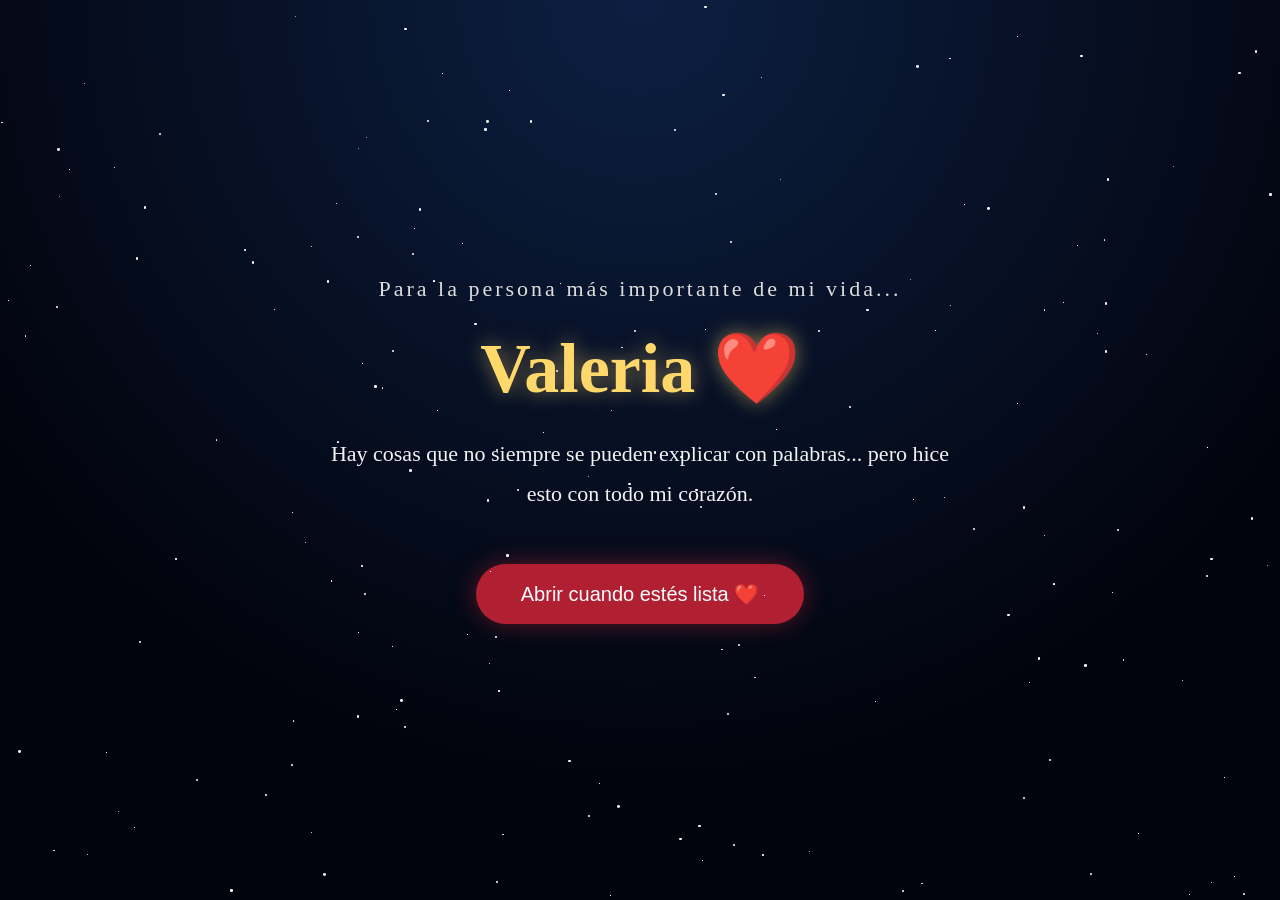
<file: index.html>
<!DOCTYPE html>
<html lang="es">

<head>

    <meta charset="UTF-8">
    <meta name="viewport" content="width=device-width, initial-scale=1.0">

    <title>Para Valeria ❤️</title>

    <link rel="stylesheet" href="style.css">

</head>

<body>

<div id="stars"></div>

<div class="contenido">

    <h3>Para la persona más importante de mi vida...</h3>

    <h1>Valeria ❤️</h1>

    <p>
        Hay cosas que no siempre se pueden explicar con palabras...
        pero hice esto con todo mi corazón.
    </p>

    <button onclick="window.location.href='escena2/escena2.html'">
    Abrir cuando estés lista ❤️
    </button>
</div>

<script src="script.js"></script>

</body>
</html>
</file>
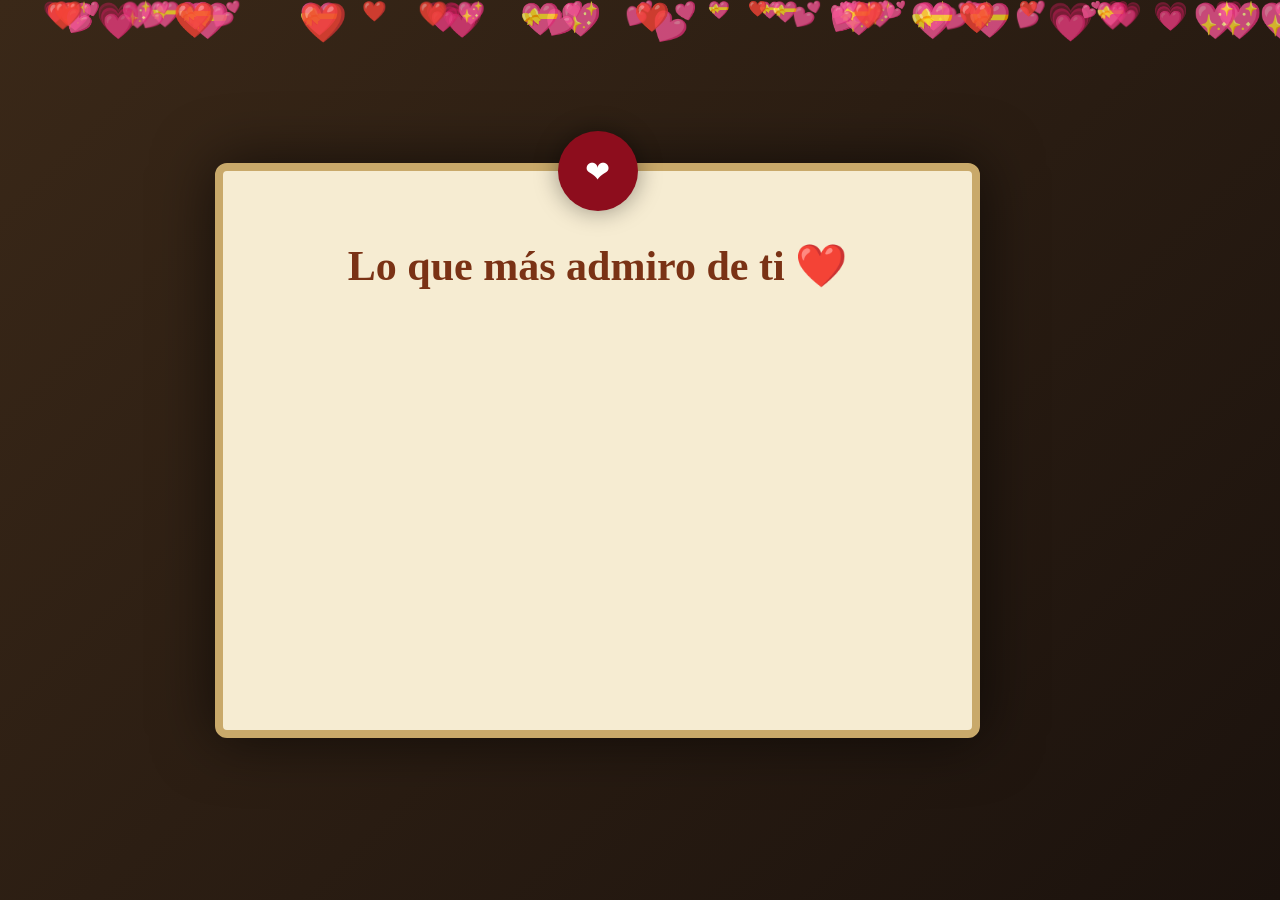
<file: escena10/escena10.html>
<!DOCTYPE html>
<html lang="es">

<head>

<meta charset="UTF-8">

<meta name="viewport" content="width=device-width, initial-scale=1.0">

<title>Lo que admiro de ti ❤️</title>

<link rel="stylesheet" href="escena10.css">

</head>

<body>

<div class="luces"></div>

<div class="contenedor">

<div class="pergamino">

<div class="sello"></div>

<h1>Lo que más admiro de ti ❤️</h1>

<div id="texto"></div>

<a href="../escena11/escena11.html" id="continuar">

Continuar ❤️

</a>

</div>

</div>

<script src="escena10.js"></script>

</body>

</html>
</file>
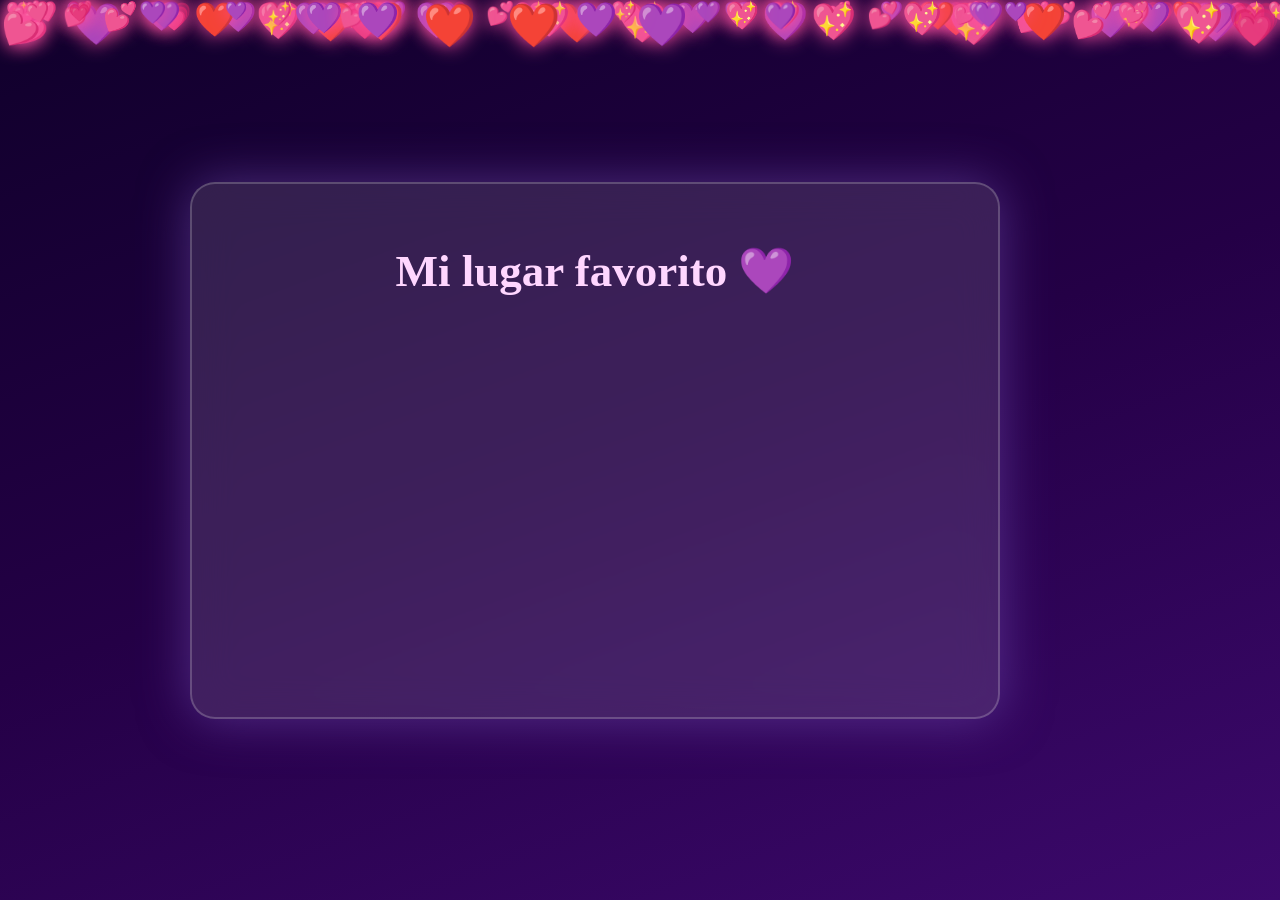
<file: escena11/escena11.html>
<!DOCTYPE html>
<html lang="es">

<head>

<meta charset="UTF-8">

<meta name="viewport" content="width=device-width, initial-scale=1.0">

<title>Mi lugar favorito ❤️</title>

<link rel="stylesheet" href="escena11.css">

</head>

<body>

<div id="corazones"></div>

<div class="contenedor">

<div class="carta">

<h1>Mi lugar favorito 💜</h1>

<div id="texto"></div>

<a href="../escena12/escena12.html" id="continuar">

La última carta ❤️

</a>

</div>

</div>

<script src="escena11.js"></script>

</body>

</html>
</file>
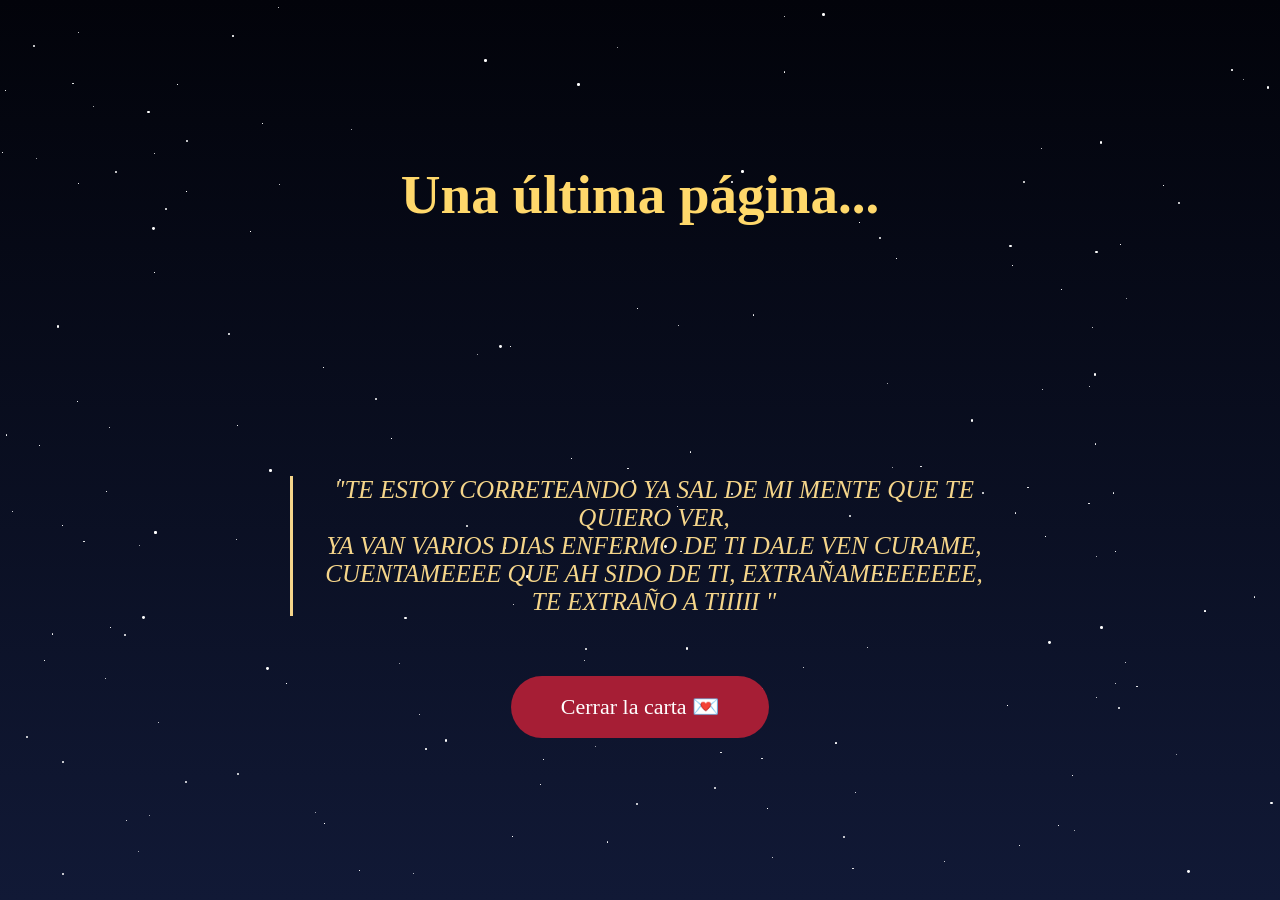
<file: escena12/escena12.html>
<!DOCTYPE html>
<html lang="es">

<head>

<meta charset="UTF-8">

<meta name="viewport" content="width=device-width, initial-scale=1.0">

<title>La ultima carta.. ❤️</title>

<link rel="stylesheet" href="escena12.css">

</head>


<body>


<div id="estrellas"></div>


<div class="contenido">


<h1>
Una última página... 
</h1>


<p id="texto"></p>



<div class="frase-boulevard">

"TE ESTOY CORRETEANDO YA SAL DE MI MENTE QUE TE QUIERO VER,
<br>
YA VAN VARIOS DIAS ENFERMO DE TI DALE VEN CURAME,
<br>

CUENTAMEEEE QUE AH SIDO DE TI,

EXTRAÑAMEEEEEEE,


TE EXTRAÑO A TIIIII  " 

</div>



<a href="../ESCENA13/Fin.html" class="boton">

Cerrar la carta 💌

</a>



</div>



<script src="escena12.js"></script>


</body>

</html>
</file>
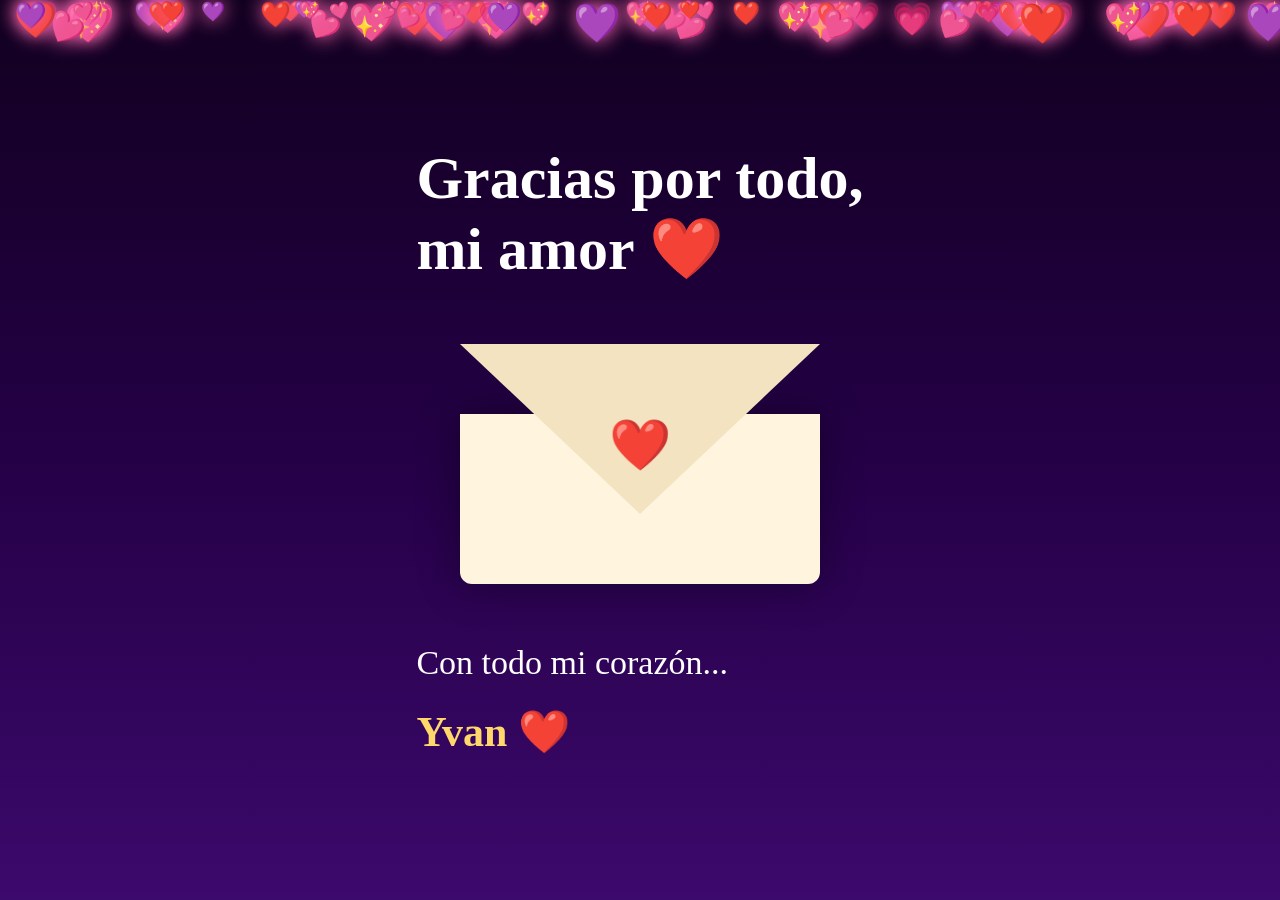
<file: ESCENA13/Fin.html>
<!DOCTYPE html>
<html lang="es">

<head>

    <meta charset="UTF-8">

    <meta name="viewport" content="width=device-width, initial-scale=1.0">

    <title>Gracias por todo ❤️</title>

    <link rel="stylesheet" href="escena13.css">

</head>

<body>

    <!-- Corazones -->
    <div id="corazones"></div>

    <!-- Contenido -->
    <div class="contenedor">

        <h1 id="titulo">
            Gracias por todo,
            <br>
            mi amor ❤️
        </h1>

        <!-- Sobre -->
        <div class="sobre">

            <div class="tapa"></div>

            <div class="cuerpo"></div>

            <div class="corazon">

                ❤️

            </div>

        </div>

        <p id="mensaje">

            Con todo mi corazón...

        </p>

        <h2 id="firma">

            Yvan ❤️

        </h2>

    </div>

    <script src="escena13.js"></script>

</body>

</html>
</file>
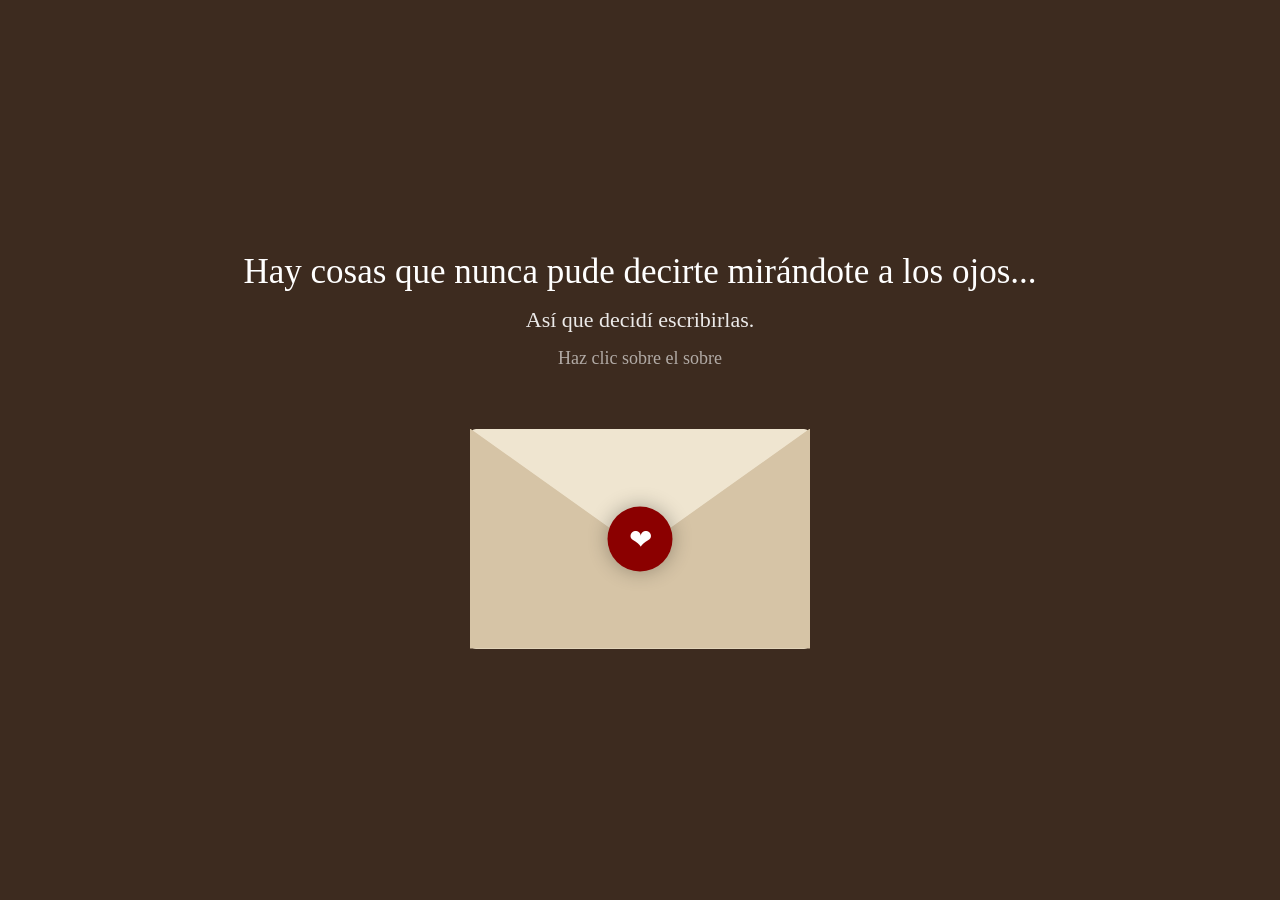
<file: escena2/escena2.html>
<!DOCTYPE html>
<html lang="es">

<head>

<meta charset="UTF-8">

<meta name="viewport" content="width=device-width, initial-scale=1.0">

<title>El sobre</title>

<link rel="stylesheet" href="escena2.css">

</head>

<body>

<div class="container">

<h2>

Hay cosas que nunca pude decirte mirándote a los ojos...

</h2>

<p>

Así que decidí escribirlas.

</p>

<span>

Haz clic sobre el sobre

</span>

<a href="../escena3/escena3.html" class="envelope">

    <div class="envelope" >

    <div class="cover"></div>

    <div class="letter"></div>

    <div class="seal">❤</div>

    </div>

</a>



</div>

<script src="escena2.js"></script>

</body>

</html>
</file>
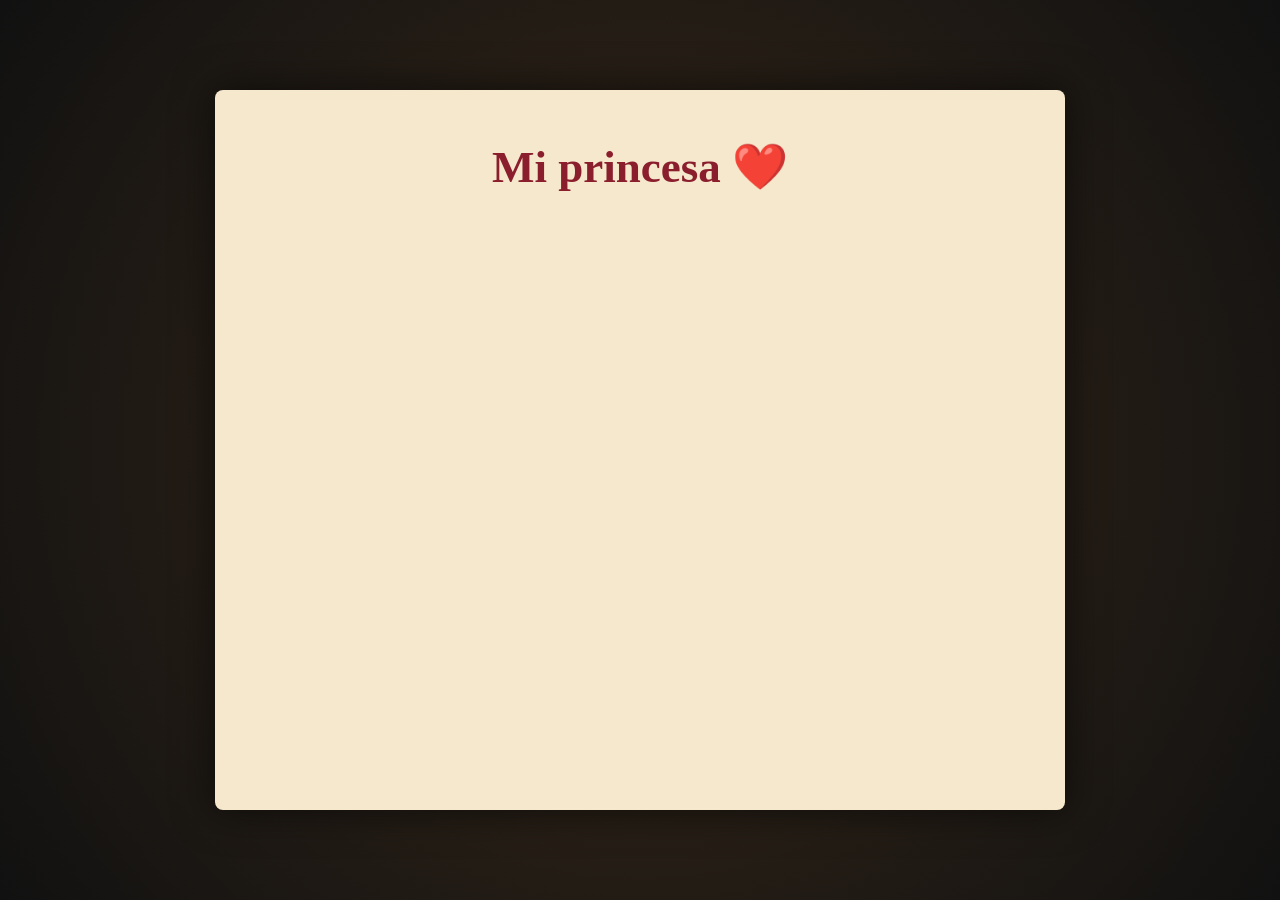
<file: escena3/escena3.html>
<!DOCTYPE html>
<html lang="es">

<head>

<meta charset="UTF-8">

<meta name="viewport" content="width=device-width, initial-scale=1.0">

<title>Una carta para ti ❤️</title>

<link rel="stylesheet" href="escena3.css">

</head>


<body>


<div class="fondo">

<div class="hoja">

<h1>Mi princesa ❤️</h1>


<div id="texto"></div>

<a id="continuar" href="../escena4/escena4.html">
    Quiero enseñarte algo más ❤️
</a>


</div>


</div>


<script src="escena3.js"></script>


</body>

</html>
</file>
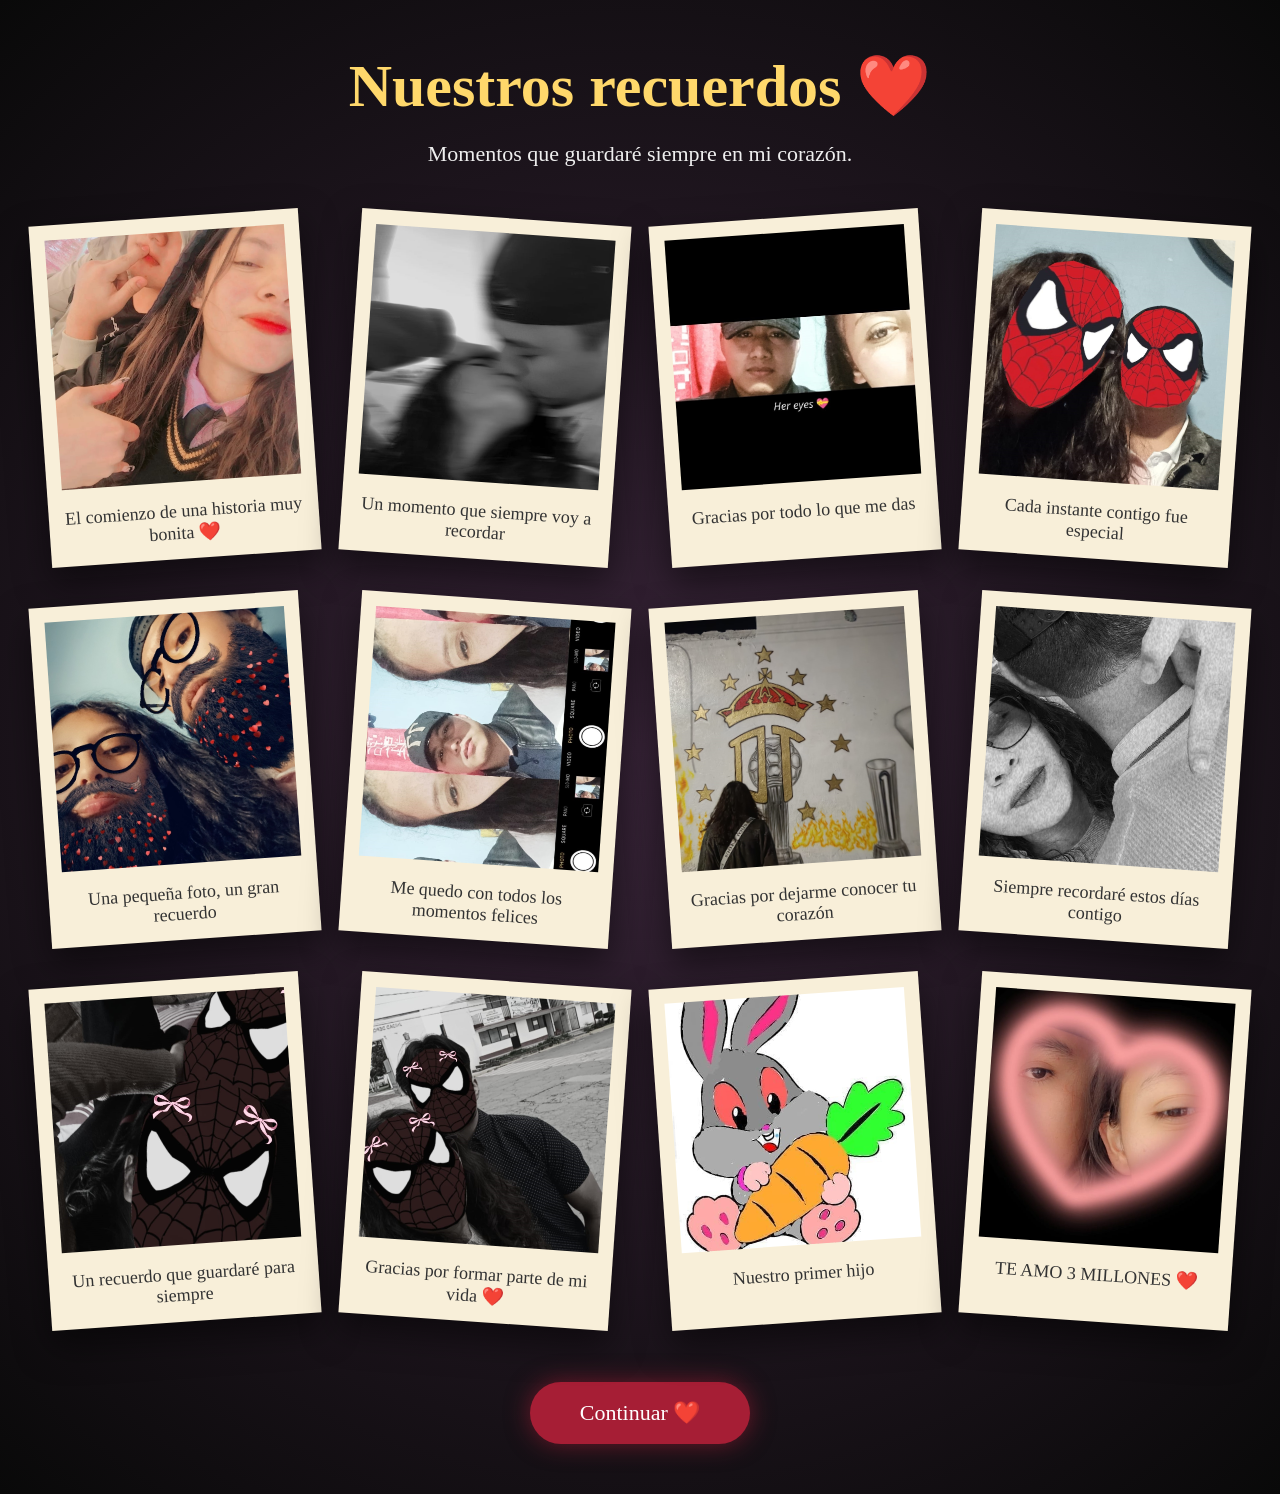
<file: escena4/escena4.html>
<!DOCTYPE html>
<html lang="es">

<head>

<meta charset="UTF-8">

<meta name="viewport" content="width=device-width, initial-scale=1.0">

<title>Nuestros recuerdos ❤️</title>

<link rel="stylesheet" href="escena4.css">

</head>


<body>


<div class="contenedor">


<h1>Nuestros recuerdos ❤️</h1>


<p class="descripcion">

Momentos que guardaré siempre en mi corazón.

</p>



<div class="galeria" id="galeria">

</div>



<a href="../escena5/escena5.html" class="boton">

Continuar ❤️

</a>



</div>



<script src="escena4.js"></script>


</body>

</html>
</file>
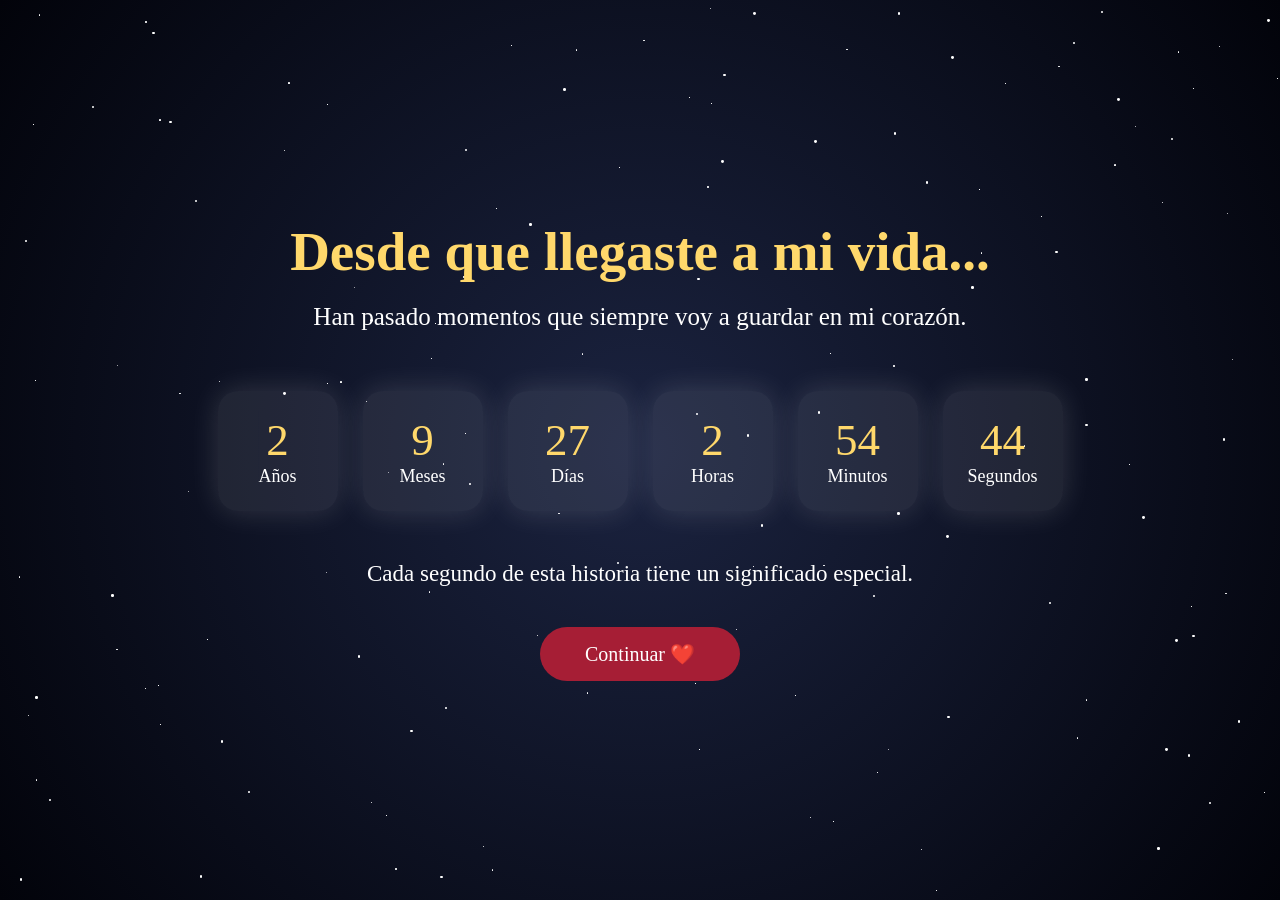
<file: escena5/escena5.html>
<!DOCTYPE html>
<html lang="es">

<head>

<meta charset="UTF-8">

<meta name="viewport" content="width=device-width, initial-scale=1.0">

<title>Nuestro tiempo ❤️</title>

<link rel="stylesheet" href="escena5.css">

</head>


<body>


<div id="estrellas"></div>



<div class="contenido">


<h1>
Desde que llegaste a mi vida...
</h1>


<p class="frase">

Han pasado momentos que siempre voy a guardar en mi corazón.

</p>



<div class="reloj">


<div>
<span id="años">0</span>
<small>Años</small>
</div>


<div>
<span id="meses">0</span>
<small>Meses</small>
</div>


<div>
<span id="dias">0</span>
<small>Días</small>
</div>


<div>
<span id="horas">0</span>
<small>Horas</small>
</div>


<div>
<span id="minutos">0</span>
<small>Minutos</small>
</div>


<div>
<span id="segundos">0</span>
<small>Segundos</small>
</div>


</div>



<p class="mensaje">

Cada segundo de esta historia tiene un significado especial.

</p>



<a href="../escena6/escena6.html" class="boton">

Continuar ❤️

</a>



</div>



<script src="escena5.js"></script>


</body>

</html>
</file>
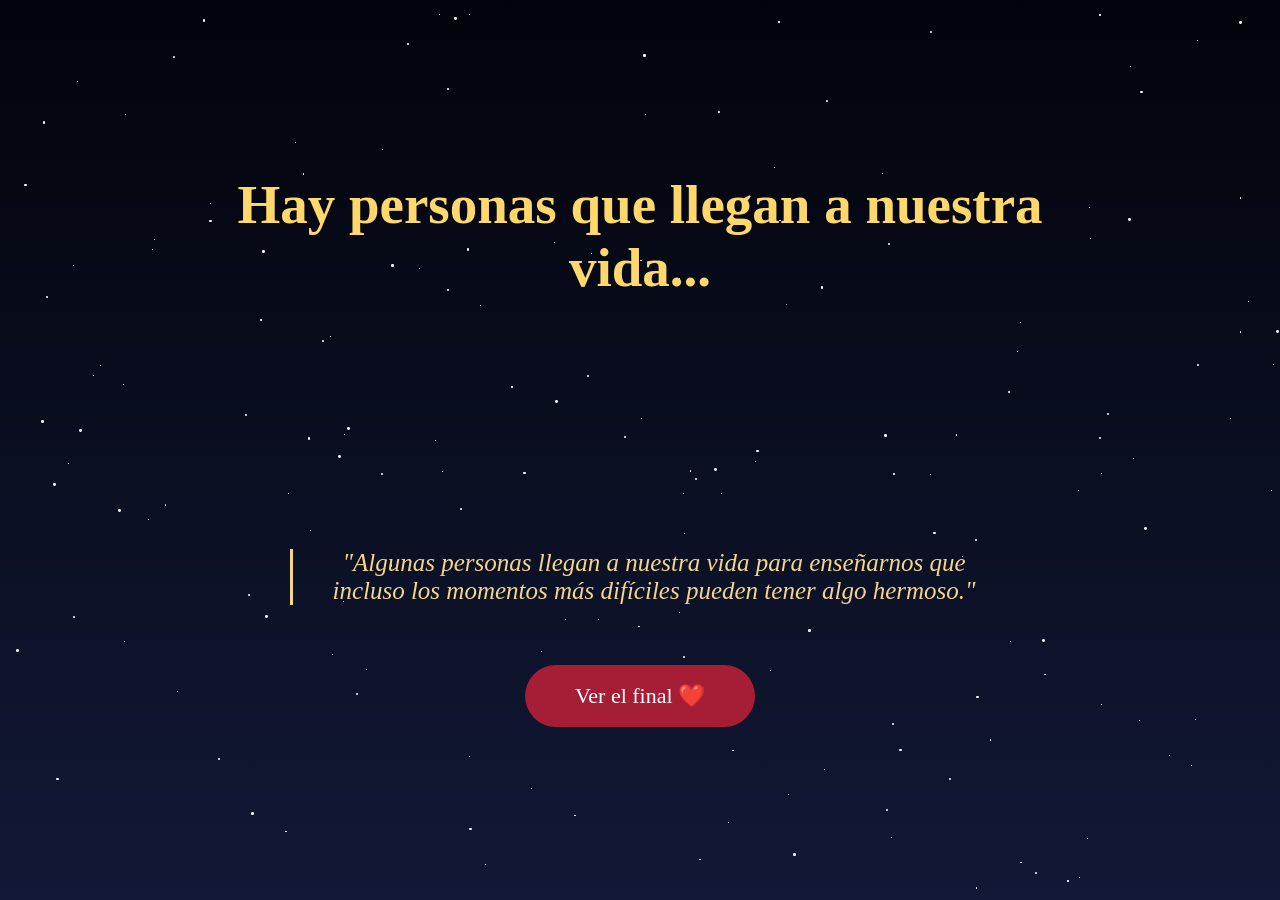
<file: escena6/escena6.html>
<!DOCTYPE html>
<html lang="es">

<head>

<meta charset="UTF-8">

<meta name="viewport" content="width=device-width, initial-scale=1.0">

<title>Una última reflexión ❤️</title>

<link rel="stylesheet" href="escena6.css">

</head>


<body>


<div id="estrellas"></div>


<div class="contenido">


<h1>
Hay personas que llegan a nuestra vida...
</h1>


<p id="texto"></p>



<div class="frase-boulevard">

"Algunas personas llegan a nuestra vida
para enseñarnos que incluso los momentos más difíciles
pueden tener algo hermoso."

</div>



<a href="../escena7/escena7.html" class="boton">

Ver el final ❤️

</a>



</div>



<script src="escena6.js"></script>


</body>

</html>
</file>
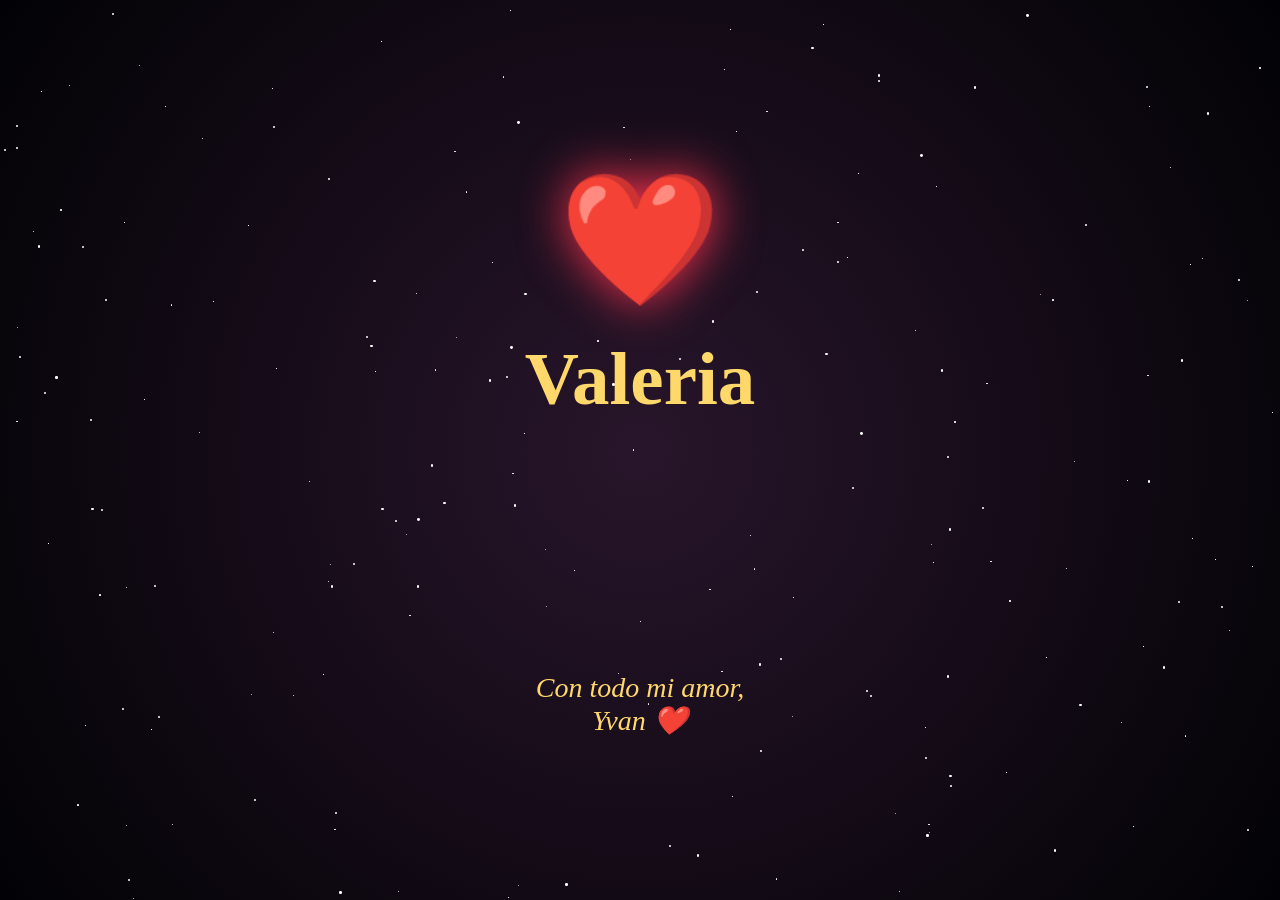
<file: escena7/escena7.html>
<!DOCTYPE html>
<html lang="es">

<head>

<meta charset="UTF-8">

<meta name="viewport" content="width=device-width, initial-scale=1.0">

<title>Para Valeria ❤️</title>

<link rel="stylesheet" href="escena7.css">

</head>


<body>


<div id="estrellas"></div>



<div class="contenido">


<div class="corazon">

❤️

</div>



<h1>
Valeria
</h1>



<p id="mensaje"></p>



<div class="firma">

Con todo mi amor,

<br>

Yvan ❤️

</div>

<a id="continuar" href="../escena8/escena8.html">

    Todavía hay algo más para ti... ❤️

</a>



</div>



<script src="escena7.js"></script>


</body>

</html>
</file>
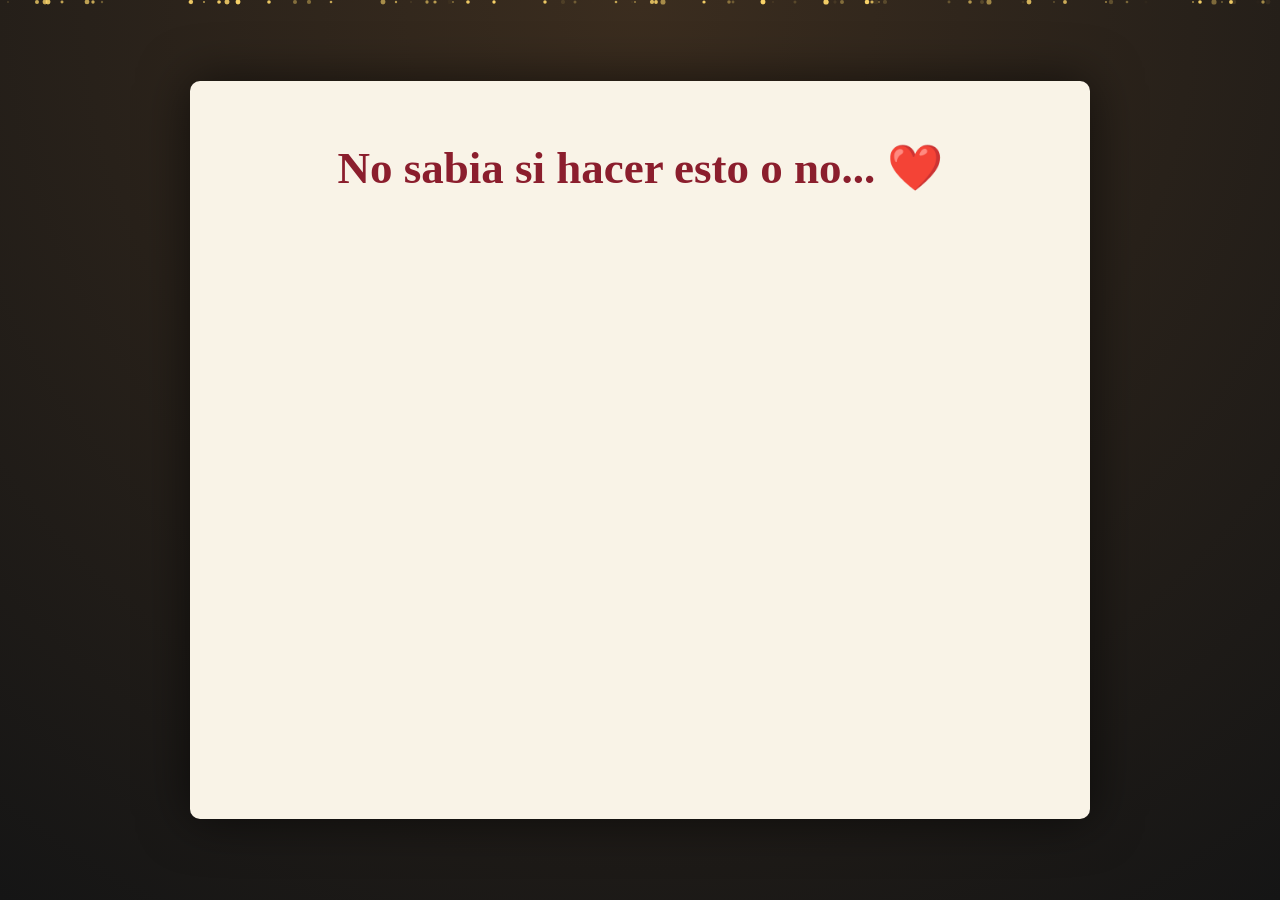
<file: escena8/escena8.html>
<!DOCTYPE html>
<html lang="es">

<head>

    <meta charset="UTF-8">

    <meta name="viewport" content="width=device-width, initial-scale=1.0">

    <title>Una carta más para ti ❤️</title>

    <link rel="stylesheet" href="escena8.css">

</head>

<body>

    <div class="particulas"></div>

    <div class="contenedor">

        <div class="hoja">

            <h1>No sabia si hacer esto o no... ❤️</h1>

            <div id="texto"></div>

            <a id="continuar" href="../escena9/escena9.html">
                Continuar ❤️
            </a>

        </div>

    </div>

    <script src="escena8.js"></script>

</body>

</html>
</file>
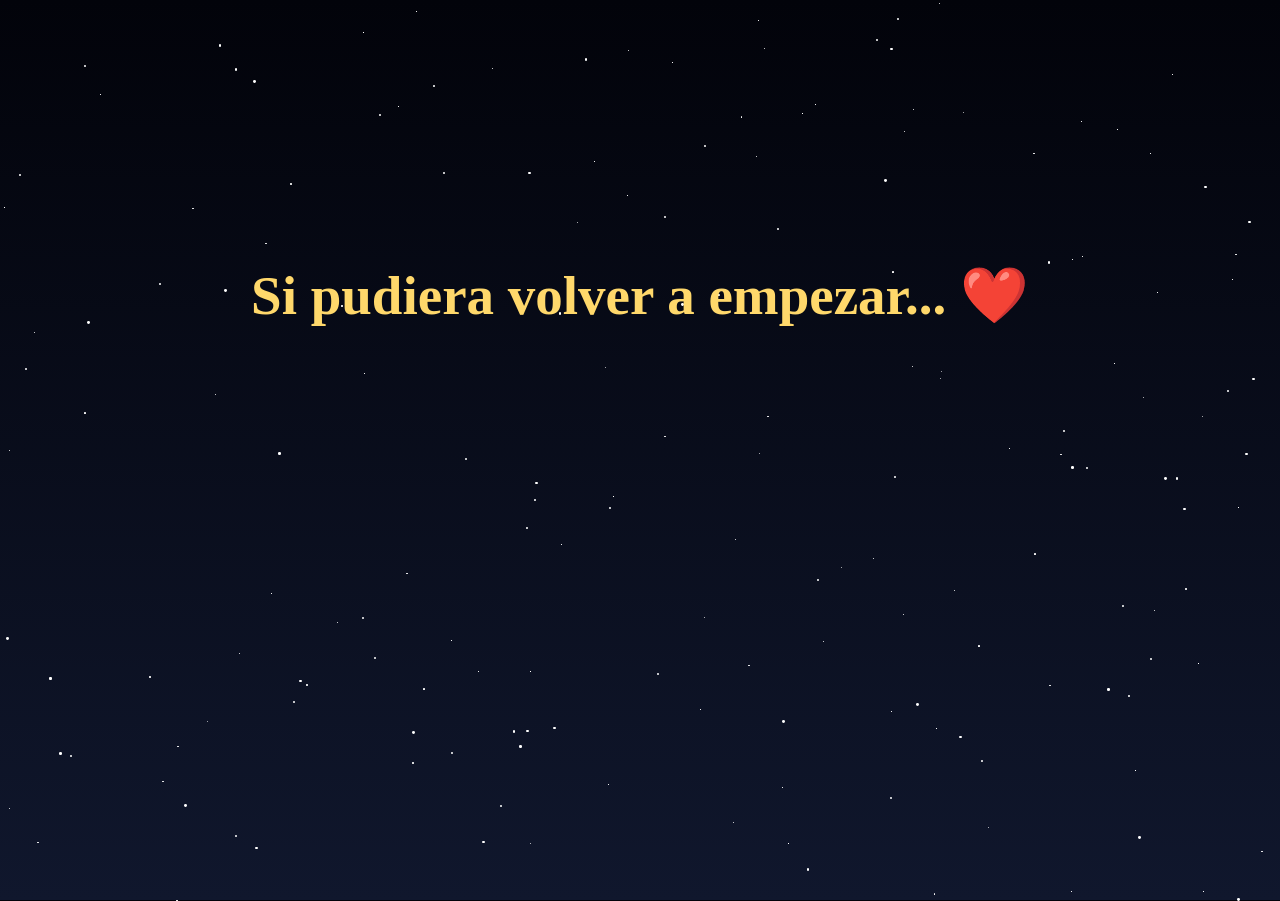
<file: escena9/escena9.html>
<!DOCTYPE html>
<html lang="es">

<head>

<meta charset="UTF-8">

<meta name="viewport" content="width=device-width, initial-scale=1.0">

<title>Si pudiera volver a empezar ❤️</title>

<link rel="stylesheet" href="escena9.css">

</head>

<body>

<div id="estrellas"></div>

<div class="contenido">

    <h1>Si pudiera volver a empezar... ❤️</h1>

    <p id="texto"></p>

    <a href="../escena10/escena10.html" class="boton" id="continuar">

        Continuar ❤️

    </a>

</div>

<script src="escena9.js"></script>

</body>

</html>
</file>
<file: style.css>
*{

margin:0;
padding:0;
box-sizing:border-box;

}

body{

height:100vh;

overflow:hidden;

display:flex;

justify-content:center;
align-items:center;

background:#02040d;

font-family:Georgia, serif;

color:white;

position:relative;

}

/* Fondo degradado */

body::before{

content:"";

position:absolute;

width:100%;
height:100%;

background:

radial-gradient(circle at top,#0c1f42,#02040d 70%);

z-index:-3;

}

/* Contenido */

.contenido{

text-align:center;

animation:aparecer 2s ease;

padding:30px;

max-width:700px;

}

/* Estrellas */

#stars{

position:absolute;

width:100%;
height:100%;

pointer-events:none ;

}

.star{

position:absolute;

background:white;

border-radius:50%;

animation:brillar 3s infinite;

}

@keyframes brillar{

0%{

opacity:.2;
transform:scale(.8);

}

50%{

opacity:1;
transform:scale(1.3);

}

100%{

opacity:.2;
transform:scale(.8);

}

}



h3{

font-size:22px;

font-weight:normal;

letter-spacing:3px;

color:#dddddd;

margin-bottom:25px;

}

h1{

font-size:70px;

margin-bottom:25px;

color:#ffd86b;

text-shadow:0 0 20px rgba(255,216,107,.5);

}

p{

font-size:22px;

line-height:40px;

color:#f2f2f2;

margin-bottom:50px;

}

/* Botón */

button{

padding:18px 45px;

font-size:20px;

border:none;

border-radius:40px;

background:#b11f33;

color:white;

cursor:pointer;

transition:.4s;

box-shadow:0 0 25px rgba(177,31,51,.5);

}

button:hover{

transform:scale(1.08);

background:#d12441;

box-shadow:0 0 45px rgba(209,36,65,.9);

}

@keyframes aparecer{

from{

opacity:0;
transform:translateY(40px);

}

to{

opacity:1;
transform:translateY(0);

}

}
</file>
<file: escena10/escena10.css>
*{
margin:0;
padding:0;
box-sizing:border-box;
}

body{

height:100vh;

overflow:hidden;

display:flex;

justify-content:center;

align-items:center;

background:
linear-gradient(135deg,#3a2818,#1b120d);

font-family:Georgia,serif;

}

/* Fondo */

.luces{

position:absolute;

width:100%;

height:100%;

overflow:hidden;

}

.corazon{

position:absolute;

font-size:20px;

animation:caer linear infinite;

user-select:none;

pointer-events:none;

opacity:.8;

}

/* Pergamino */

.pergamino{

width:850px;

max-width:90%;

background:#f6ecd2;

padding:70px;

border-radius:12px;

box-shadow:

0 0 60px rgba(0,0,0,.6);

border:8px solid #c9a96a;

position:relative;

}

/* Sello */

.sello{

position:absolute;

width:80px;

height:80px;

background:#8d0d1d;

border-radius:50%;

top:-40px;

left:calc(50% - 40px);

box-shadow:0 0 25px rgba(0,0,0,.4);

}

.sello::after{

content:"❤";

position:absolute;

left:50%;

top:50%;

transform:translate(-50%,-50%);

font-size:30px;

color:white;

}

h1{

text-align:center;

font-size:42px;

margin-bottom:40px;

color:#7a3215;

}

#texto{

font-size:24px;

line-height:2;

color:#46331f;

white-space:pre-line;

min-height:330px;

}

#continuar{

display:none;

margin:40px auto 0;

width:240px;

text-align:center;

padding:15px;

background:#8d0d1d;

color:white;

text-decoration:none;

border-radius:40px;

font-size:22px;

transition:.4s;

}

#continuar:hover{

transform:scale(1.08);

background:#b6152b;

}

@keyframes caer{

0%{

transform:translateY(-100px) rotate(0deg);

opacity:0;

}

10%{

opacity:1;

}

50%{

transform:
translateY(50vh)
translateX(20px)
rotate(180deg);

}

100%{

transform:
translateY(110vh)
translateX(-20px)
rotate(360deg);

opacity:0;

}

}

@keyframes aparecer{

from{

opacity:0;

transform:translateY(20px);

}

to{

opacity:1;

transform:translateY(0);

}

}
</file>
<file: escena11/escena11.css>
*{
margin:0;
padding:0;
box-sizing:border-box;
}

body{

height:100vh;

overflow:hidden;

display:flex;

justify-content:center;

align-items:center;

background:
linear-gradient(160deg,#10002B,#240046,#3C096C);

font-family:'Georgia',serif;

}

/* Corazones */

#corazones{

position:absolute;

width:100%;

height:100%;

overflow:hidden;

}

.corazon{

position:absolute;

animation:caer linear infinite;

user-select:none;

pointer-events:none;

filter:drop-shadow(0 0 10px #ff4fa0);

}

/* Carta */

.carta{

width:900px;

max-width:90%;

padding:60px;

border-radius:25px;

background:rgba(255,255,255,.12);

backdrop-filter:blur(20px);

border:2px solid rgba(255,255,255,.2);

box-shadow:

0 0 50px rgba(126,87,194,.5);

}

h1{

text-align:center;

font-size:45px;

margin-bottom:40px;

color:#FFD6FF;

}

#texto{

font-size:24px;

line-height:2;

color:white;

white-space:pre-line;

min-height:320px;

}

#continuar{

display:none;

margin:40px auto 0;

width:250px;

padding:16px;

text-align:center;

text-decoration:none;

background:#7E57C2;

color:white;

border-radius:40px;

font-size:22px;

transition:.4s;

box-shadow:0 0 30px #7E57C2;

}

#continuar:hover{

transform:scale(1.08);

background:#9D4EDD;

}

@keyframes caer{

0%{

transform:translateY(-100px);

opacity:0;

}

15%{

opacity:1;

}

100%{

transform:translateY(110vh);

opacity:0;

}

}

@keyframes aparecer{

from{

opacity:0;

transform:translateY(30px);

}

to{

opacity:1;

transform:translateY(0);

}

}
</file>
<file: escena12/escena12.css>
*{

margin:0;
padding:0;

box-sizing:border-box;

}


body{

height:100vh;

overflow:hidden;

background:

linear-gradient(#02030a,#111936);

font-family:Georgia,serif;

color:white;

}



#estrellas{

position:absolute;

width:100%;

height:100%;

}



.estrella{

position:absolute;

background:white;

border-radius:50%;

animation:brillo 4s infinite;

}



.contenido{

position:relative;

z-index:2;

height:100%;

display:flex;

flex-direction:column;

justify-content:center;

align-items:center;

text-align:center;

padding:30px;

}



h1{

font-size:55px;

color:#ffd86b;

max-width:900px;

opacity:0;

animation:aparecer 3s forwards;

}



#texto{

font-size:28px;

line-height:1.8;

max-width:850px;

margin-top:50px;

min-height:150px;

}



.frase-boulevard{

margin-top:50px;

max-width:700px;

font-size:25px;

font-style:italic;

color:#f5d58a;

border-left:3px solid #f5d58a;

padding-left:25px;

}



.boton{

margin-top:60px;

padding:18px 50px;

background:#a61e35;

border-radius:40px;

color:white;

font-size:22px;

text-decoration:none;

transition:.3s;

}



.boton:hover{

transform:scale(1.1);

}



@keyframes brillo{


0%,100%{

opacity:.2;

}


50%{

opacity:1;

}



}


@keyframes aparecer{


to{

opacity:1;

}

}
</file>
<file: ESCENA13/escena13.css>
*{

margin:0;
padding:0;
box-sizing:border-box;

}

body{

height:100vh;

overflow:hidden;

display:flex;

justify-content:center;

align-items:center;

font-family:Georgia,serif;

background:linear-gradient(180deg,#120020,#240046,#3C096C);

}

/* CONTENIDO */

.contenido{

text-align:center;

z-index:2;

}

/* TITULO */

#titulo{

color:white;

font-size:60px;

margin-bottom:60px;

opacity:0;

animation:aparecer 2s forwards;

}

/* SOBRE */

.sobre{

position:relative;

width:360px;

height:240px;

margin:auto;

opacity:0;

animation:aparecer 2s forwards;

animation-delay:1.5s;

}

/* CUERPO */

.cuerpo{

position:absolute;

bottom:0;

width:100%;

height:170px;

background:#fff5df;

border-radius:0 0 12px 12px;

box-shadow:

0 0 40px rgba(0,0,0,.4);

}

/* TAPA */

.tapa{

position:absolute;

width:100%;

height:170px;

background:#f3e3c0;

clip-path:polygon(0 0,100% 0,50% 100%);

top:0;

z-index:3;

}

/* CORAZON */

.corazon{

position:absolute;

left:50%;

top:72px;

transform:translateX(-50%);

font-size:50px;

z-index:4;

animation:latido 2s infinite;

}

/* MENSAJE */

#mensaje{

margin-top:60px;

font-size:34px;

color:white;

opacity:0;

animation:aparecer 2s forwards;

animation-delay:3.5s;

}

/* FIRMA */

#firma{

margin-top:25px;

font-size:42px;

color:#ffd86b;

opacity:0;

animation:aparecer 2s forwards;

animation-delay:5.5s;

}

/* CORAZONES */

#corazones{

position:absolute;

width:100%;

height:100%;

overflow:hidden;

}

.corazon-fondo{

position:absolute;

animation:caer linear infinite;

pointer-events:none;

user-select:none;

filter:drop-shadow(0 0 10px hotpink);

}

/* ANIMACIONES */

@keyframes aparecer{

from{

opacity:0;

transform:translateY(30px);

}

to{

opacity:1;

transform:translateY(0);

}

}

@keyframes latido{

0%,100%{

transform:translateX(-50%) scale(1);

}

50%{

transform:translateX(-50%) scale(1.2);

}

}

@keyframes caer{

0%{

transform:translateY(-100px);

opacity:0;

}

10%{

opacity:1;

}

100%{

transform:translateY(110vh);

opacity:0;

}

}
</file>
<file: escena2/escena2.css>
*{

margin:0;
padding:0;
box-sizing:border-box;

}

body{

height:100vh;

display:flex;

justify-content:center;

align-items:center;

background:#3d2b1f;

font-family:Georgia, serif;

overflow:hidden;

}

.container{

text-align:center;

color:white;

}

h2{

font-size:35px;

margin-bottom:15px;

font-weight:normal;

}

p{

font-size:22px;

margin-bottom:15px;

opacity:.9;

}

span{

font-size:18px;

opacity:.6;

display:block;

margin-bottom:60px;

}

/* Sobre */

.envelope{

position:relative;

width:340px;

height:220px;

margin:auto;

cursor:pointer;

transition:.5s;

}

.envelope:hover{

transform:scale(1.04);

}

/* Parte inferior */

.letter{

position:absolute;

bottom:0;

width:100%;

height:100%;

background:#efe5d0;

border-radius:6px;

}

/* Tapa */

.cover{

position:absolute;

top:0;

left:0;

width:100%;

height:100%;

background:#d6c4a6;

clip-path:polygon(0 0,50% 55%,100% 0,100% 100%,0 100%);

transform-origin:top;

transition:1s;

z-index:4;

}

/* Sello */

.seal{

position:absolute;

left:50%;

top:50%;

transform:translate(-50%,-50%);

width:65px;

height:65px;

background:#8b0000;

border-radius:50%;

display:flex;

justify-content:center;

align-items:center;

font-size:28px;

color:white;

z-index:5;

transition:.8s;

box-shadow:0 0 20px rgba(0,0,0,.3);

}

/* Animación */

.open .cover{

transform:rotateX(180deg);

}

.open .seal{

transform:translate(-50%,-120px) scale(.4);

opacity:0;

}

.open .letter{

animation:subir 2s forwards;

}

@keyframes subir{

0%{

transform:translateY(0);

}

100%{

transform:translateY(-170px);

}

}
</file>
<file: escena3/escena3.css>
*{

margin:0;
padding:0;
box-sizing:border-box;

}


body{

height:100vh;

display:flex;

justify-content:center;

align-items:center;

background:#111827;

overflow:hidden;

font-family:Georgia,serif;

}


/* Fondo */

.fondo{

width:100%;
height:100%;

display:flex;

justify-content:center;

align-items:center;

background:

radial-gradient(circle,#3a2a1a,#111);

}


/* Papel */

.hoja{

width:80%;

max-width:850px;

height:80vh;

background:#f5e8cc;

padding:50px;

border-radius:8px;

box-shadow:

0 0 40px rgba(0,0,0,.6);


animation:aparecer 2s ease;


overflow:auto;

}


h1{

text-align:center;

color:#8b1e2d;

font-size:45px;

margin-bottom:40px;

}


/* Texto */

#texto{

font-size:22px;

line-height:2;

color:#333;

white-space:pre-line;

}


#continuar{

display:none;

margin-top:40px;

padding:15px 40px;

background:#8b1e2d;

color:white;

text-decoration:none;

border-radius:30px;

font-size:20px;

transition:.3s;

}


#continuar:hover{

transform:scale(1.08);

background:#b52b40;

}

/* Animación inicial */

@keyframes aparecer{


from{

opacity:0;

transform:translateY(50px) scale(.9);

}


to{

opacity:1;

transform:translateY(0) scale(1);

}


}
</file>
<file: escena4/escena4.css>
*{

margin:0;
padding:0;
box-sizing:border-box;

}


body{

min-height:100vh;

background:

radial-gradient(circle,#382438,#090909);

font-family:Georgia,serif;

color:white;

padding:50px 20px;

}



.contenedor{

text-align:center;

}



h1{

font-size:60px;

color:#ffd86b;

margin-bottom:20px;

animation:aparecer 2s ease;

}



.descripcion{

font-size:22px;

margin-bottom:50px;

color:#eee;

}



.galeria{


display:grid;

grid-template-columns:

repeat(auto-fit,minmax(230px,1fr));


gap:40px;

max-width:1200px;

margin:auto;


}



/* Fotos */

.foto{


background:#f8efd9;

padding:15px;

color:#333;

box-shadow:

0 15px 35px rgba(0,0,0,.5);


animation:subir 1s ease;


transition:.5s;


}



.foto:hover{


transform:

translateY(-15px)

rotate(0deg)

scale(1.05);


}



.foto:nth-child(even){

transform:rotate(4deg);

}


.foto:nth-child(odd){

transform:rotate(-4deg);

}



.foto img{


width:100%;

height:250px;

object-fit:cover;


}



.foto p{


font-size:18px;

font-family:cursive;

margin-top:15px;

}



.boton{


display:inline-block;


margin-top:60px;


padding:18px 50px;


background:#a61e35;


border-radius:40px;


color:white;


text-decoration:none;


font-size:22px;


transition:.3s;


box-shadow:

0 0 25px rgba(166,30,53,.6);


}



.boton:hover{


transform:scale(1.1);


background:#d12645;


}



@keyframes subir{


from{


opacity:0;

transform:translateY(50px);


}


to{


opacity:1;

}


}



@keyframes aparecer{


from{

opacity:0;

}


to{

opacity:1;

}


}
</file>
<file: escena5/escena5.css>
*{

margin:0;
padding:0;

box-sizing:border-box;

}



body{

height:100vh;

overflow:hidden;

background:

radial-gradient(circle,#1b2340,#02030a);

font-family:Georgia,serif;

color:white;

}



#estrellas{

position:absolute;

width:100%;

height:100%;

}



.estrella{

position:absolute;

background:white;

border-radius:50%;

animation:brillar 3s infinite;

}



.contenido{

position:relative;

z-index:2;

height:100%;

display:flex;

flex-direction:column;

justify-content:center;

align-items:center;

text-align:center;

}



h1{

font-size:55px;

color:#ffd86b;

margin-bottom:20px;

}



.frase{

font-size:25px;

max-width:700px;

margin-bottom:60px;

}



.reloj{

display:flex;

gap:25px;

flex-wrap:wrap;

justify-content:center;

}



.reloj div{

width:120px;

height:120px;

background:rgba(255,255,255,.08);

border-radius:20px;

display:flex;

flex-direction:column;

justify-content:center;

align-items:center;

box-shadow:0 0 30px rgba(255,255,255,.15);

}



.reloj span{

font-size:45px;

color:#ffd86b;

}



.reloj small{

font-size:18px;

}



.mensaje{

font-size:23px;

margin-top:50px;

}



.boton{

margin-top:40px;

padding:15px 45px;

background:#a61e35;

border-radius:40px;

color:white;

text-decoration:none;

font-size:20px;

transition:.3s;

}



.boton:hover{

transform:scale(1.1);

}



@keyframes brillar{

0%,100%{

opacity:.2;

}

50%{

opacity:1;

}

}
</file>
<file: escena6/escena6.css>
*{

margin:0;
padding:0;

box-sizing:border-box;

}


body{

height:100vh;

overflow:hidden;

background:

linear-gradient(#02030a,#111936);

font-family:Georgia,serif;

color:white;

}



#estrellas{

position:absolute;

width:100%;

height:100%;

}



.estrella{

position:absolute;

background:white;

border-radius:50%;

animation:brillo 4s infinite;

}



.contenido{

position:relative;

z-index:2;

height:100%;

display:flex;

flex-direction:column;

justify-content:center;

align-items:center;

text-align:center;

padding:30px;

}



h1{

font-size:55px;

color:#ffd86b;

max-width:900px;

opacity:0;

animation:aparecer 3s forwards;

}



#texto{

font-size:28px;

line-height:1.8;

max-width:850px;

margin-top:50px;

min-height:150px;

}



.frase-boulevard{

margin-top:50px;

max-width:700px;

font-size:25px;

font-style:italic;

color:#f5d58a;

border-left:3px solid #f5d58a;

padding-left:25px;

}



.boton{

margin-top:60px;

padding:18px 50px;

background:#a61e35;

border-radius:40px;

color:white;

font-size:22px;

text-decoration:none;

transition:.3s;

}



.boton:hover{

transform:scale(1.1);

}



@keyframes brillo{


0%,100%{

opacity:.2;

}


50%{

opacity:1;

}



}


@keyframes aparecer{


to{

opacity:1;

}

}
</file>
<file: escena7/escena7.css>
*{

margin:0;
padding:0;

box-sizing:border-box;

}



body{

height:100vh;

overflow:hidden;

background:

radial-gradient(circle,#28152b,#020205);

font-family:Georgia,serif;

color:white;

}



#estrellas{

position:absolute;

width:100%;

height:100%;

}



.estrella{

position:absolute;

background:white;

border-radius:50%;

animation:brillar 4s infinite;

}



.contenido{

position:relative;

z-index:2;

height:100%;

display:flex;

flex-direction:column;

justify-content:center;

align-items:center;

text-align:center;

}



.corazon{

font-size:130px;

animation:latido 2s infinite;

filter:drop-shadow(0 0 25px #ff334f);

}



h1{

font-size:75px;

color:#ffd86b;

margin-top:20px;

opacity:0;

animation:aparecer 3s forwards;

animation-delay:1s;

}



#mensaje{

font-size:28px;

max-width:850px;

line-height:1.8;

margin-top:40px;

min-height:160px;

}



.firma{

font-size:28px;

font-style:italic;

margin-top:50px;

color:#ffd86b;

opacity:0;

animation:aparecer 3s forwards;

animation-delay:8s;

}

#continuar{

    display:none;

    margin-top:45px;

    padding:18px 45px;

    background:#8b1e2d;

    color:white;

    text-decoration:none;

    border-radius:50px;

    font-size:22px;

    transition:.4s;

    box-shadow:0 0 25px rgba(255,80,120,.5);

}

#continuar:hover{

    background:#b3263c;

    transform:scale(1.08);

}

@keyframes aparecerBoton{

    from{

        opacity:0;

        transform:translateY(25px);

    }

    to{

        opacity:1;

        transform:translateY(0);

    }

}


@keyframes latido{


0%,100%{

transform:scale(1);

}


50%{

transform:scale(1.2);

}


}



@keyframes brillar{


0%,100%{

opacity:.2;

}


50%{

opacity:1;

}


}



@keyframes aparecer{


from{

opacity:0;

transform:translateY(30px);

}


to{

opacity:1;

transform:translateY(0);

}


}
</file>
<file: escena8/escena8.css>
*{
    margin:0;
    padding:0;
    box-sizing:border-box;
}

body{

    height:100vh;

    overflow:hidden;

    background:
    radial-gradient(circle at top,#3b2d1f,#151515);

    font-family:Georgia, serif;

}

/* Fondo */

.contenedor{

    width:100%;

    height:100%;

    display:flex;

    justify-content:center;

    align-items:center;

}

/* Hoja */

.hoja{

    width:80%;

    max-width:900px;

    height:82vh;

    background:#f9f3e7;

    border-radius:10px;

    padding:60px;

    box-shadow:
    0 0 50px rgba(0,0,0,.6);

    overflow:auto;

    animation:entrada 2s;

}

/* Título */

h1{

    text-align:center;

    color:#8b1e2d;

    font-size:45px;

    margin-bottom:40px;

}

/* Texto */

#texto{

    font-size:24px;

    line-height:2;

    color:#3d3d3d;

    white-space:pre-line;

}

/* Botón */

#continuar{

    display:none;

    margin:50px auto 0;

    width:250px;

    text-align:center;

    text-decoration:none;

    color:white;

    background:#8b1e2d;

    padding:15px;

    border-radius:40px;

    font-size:22px;

    transition:.3s;

}

#continuar:hover{

    background:#b3263c;

    transform:scale(1.05);

}

/* Partículas */

.particulas{

    position:absolute;

    width:100%;

    height:100%;

    overflow:hidden;

    z-index:-1;

}

.particula{

    position:absolute;

    width:4px;

    height:4px;

    border-radius:50%;

    background:#ffd86b;

    animation:flotar linear infinite;

}

@keyframes flotar{

    from{

        transform:translateY(100vh);

        opacity:0;

    }

    20%{

        opacity:1;

    }

    to{

        transform:translateY(-100px);

        opacity:0;

    }

}

@keyframes entrada{

    from{

        opacity:0;

        transform:scale(.9);

    }

    to{

        opacity:1;

        transform:scale(1);

    }

}

/* Scroll bonito */

::-webkit-scrollbar{

    width:8px;

}

::-webkit-scrollbar-thumb{

    background:#b88d5c;

    border-radius:10px;

}
</file>
<file: escena9/escena9.css>
*{

margin:0;
padding:0;
box-sizing:border-box;

}

body{

height:100vh;

overflow:hidden;

background:linear-gradient(#02030a,#10172d);

font-family:Georgia,serif;

color:white;

}

#estrellas{

position:absolute;
width:100%;
height:100%;

}

.estrella{

position:absolute;
background:white;
border-radius:50%;
animation:brillar 4s infinite;

}

.contenido{

position:relative;
z-index:2;

height:100%;

display:flex;

flex-direction:column;

justify-content:center;

align-items:center;

text-align:center;

padding:30px;

}

h1{

font-size:55px;

color:#ffd86b;

margin-bottom:50px;

}

#texto{

font-size:28px;

line-height:1.9;

max-width:900px;

min-height:260px;

white-space:pre-line;

}

.boton{

display:none;

margin-top:60px;

padding:18px 50px;

background:#a61e35;

color:white;

text-decoration:none;

border-radius:40px;

font-size:22px;

transition:.3s;

}

.boton:hover{

transform:scale(1.08);

background:#c82545;

}

@keyframes brillar{

0%,100%{

opacity:.2;

}

50%{

opacity:1;

}

}

@keyframes aparecer{

from{

opacity:0;

transform:translateY(20px);

}

to{

opacity:1;

transform:translateY(0);

}

}
</file>
